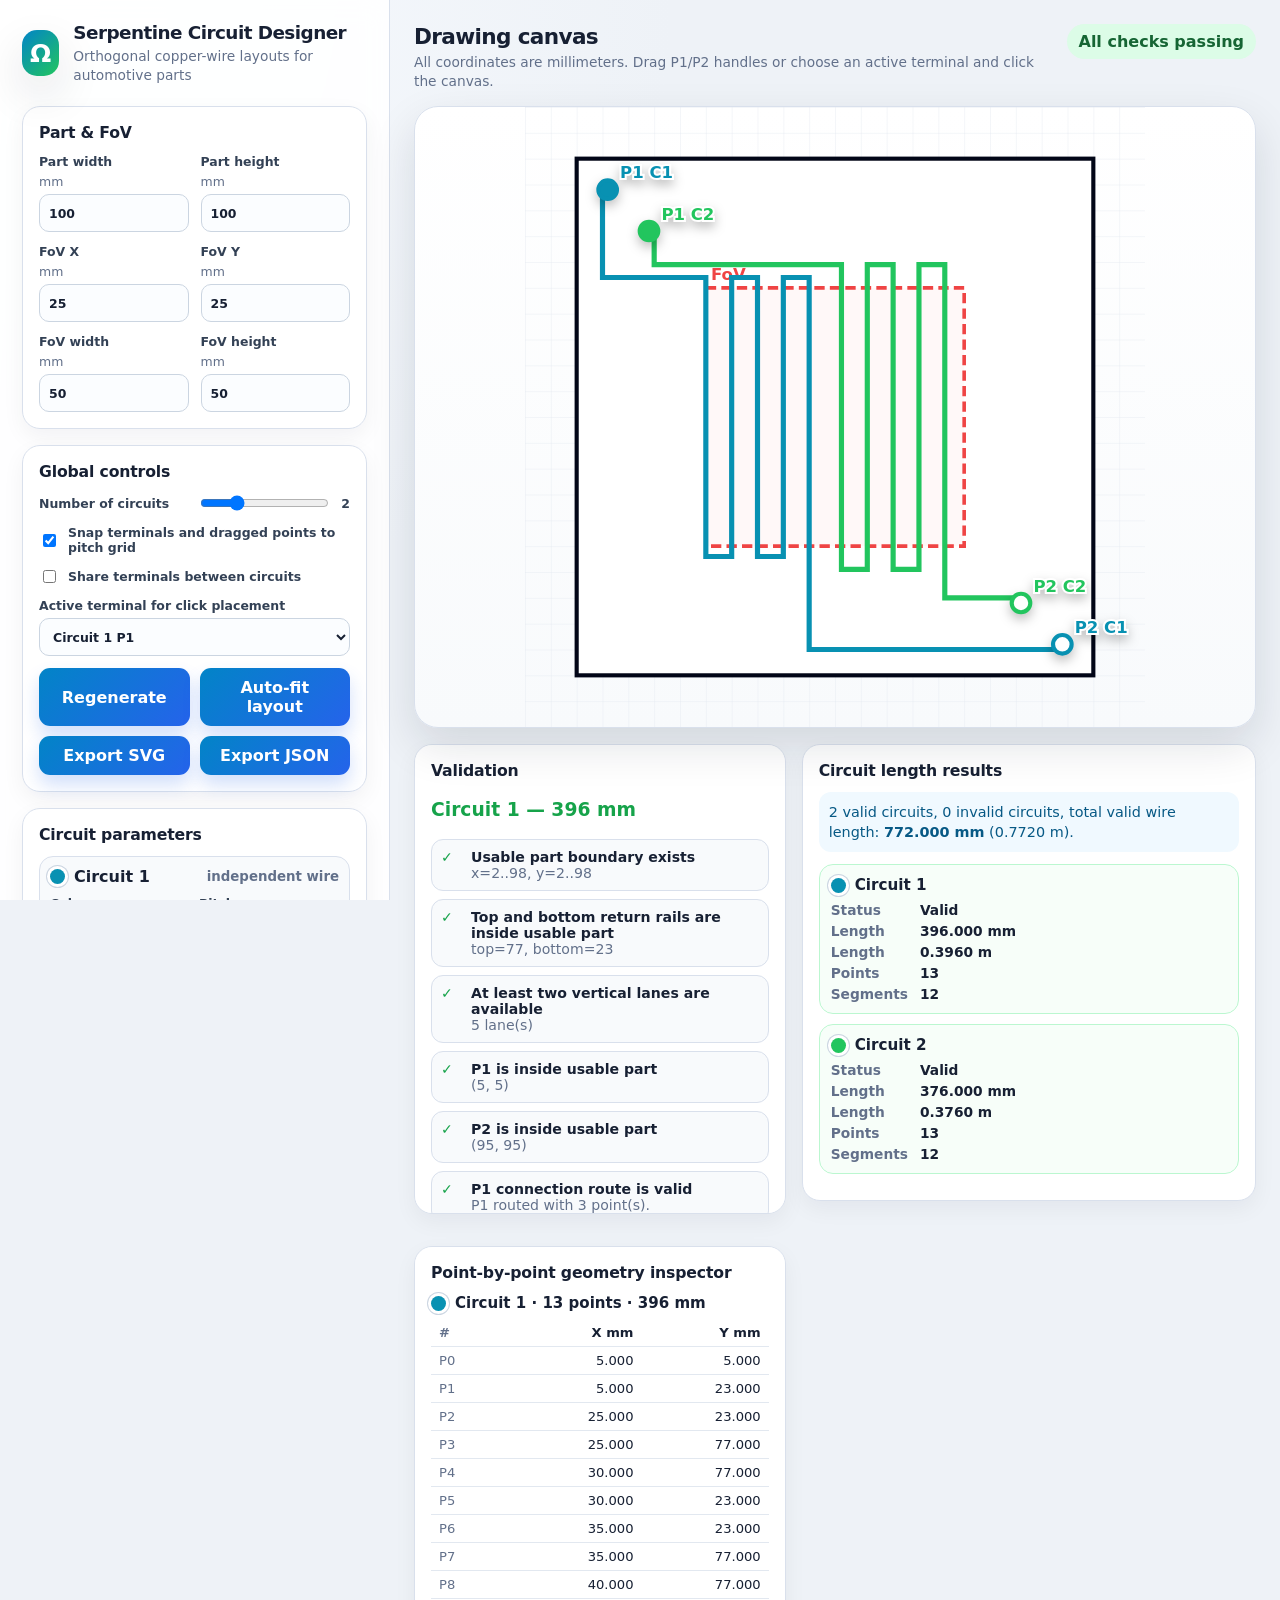
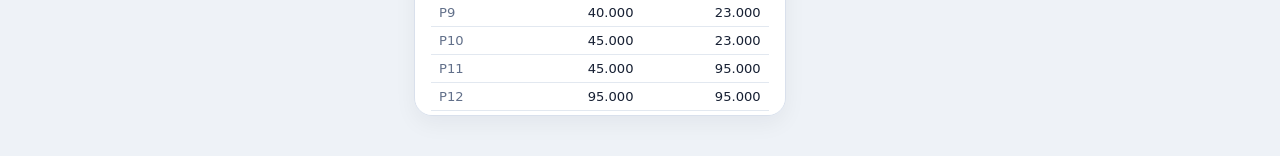
<file: index.html>
<!doctype html>
<html lang="en">
<head>
  <meta charset="utf-8" />
  <meta name="viewport" content="width=device-width, initial-scale=1" />
  <title>Orthogonal Serpentine Copper Circuit Designer</title>
  <link rel="stylesheet" href="style.css" />
</head>
<body>
  <div class="app-shell">
    <aside class="sidebar" aria-label="Design parameters">
      <div class="brand">
        <div class="brand-mark">Ω</div>
        <div>
          <h1>Serpentine Circuit Designer</h1>
          <p>Orthogonal copper-wire layouts for automotive parts</p>
        </div>
      </div>

      <section class="panel">
        <h2>Part &amp; FoV</h2>
        <div class="grid two">
          <label>Part width <span>mm</span><input id="partWidth" type="number" min="10" step="1" value="100"></label>
          <label>Part height <span>mm</span><input id="partHeight" type="number" min="10" step="1" value="100"></label>
          <label>FoV X <span>mm</span><input id="fovX" type="number" step="1" value="25"></label>
          <label>FoV Y <span>mm</span><input id="fovY" type="number" step="1" value="25"></label>
          <label>FoV width <span>mm</span><input id="fovWidth" type="number" min="1" step="1" value="50"></label>
          <label>FoV height <span>mm</span><input id="fovHeight" type="number" min="1" step="1" value="50"></label>
        </div>
      </section>

      <section class="panel">
        <h2>Global controls</h2>
        <label class="inline">Number of circuits
          <input id="circuitCount" type="range" min="1" max="5" step="1" value="2">
          <strong id="circuitCountValue">2</strong>
        </label>
        <label class="toggle"><input id="snapToGrid" type="checkbox" checked> Snap terminals and dragged points to pitch grid</label>
        <label class="toggle"><input id="shareTerminals" type="checkbox"> Share terminals between circuits</label>
        <label>Active terminal for click placement
          <select id="activeTerminal"></select>
        </label>
        <div class="actions four">
          <button id="regenerateLayout" type="button">Regenerate</button>
          <button id="autoFitLayout" type="button">Auto-fit layout</button>
          <button id="exportSvg" type="button">Export SVG</button>
          <button id="exportJson" type="button">Export JSON</button>
        </div>
        <div id="autoFitSummary" class="auto-fit-summary" hidden></div>
      </section>

      <section class="panel">
        <h2>Circuit parameters</h2>
        <div id="circuitControls" class="circuit-controls"></div>
      </section>
    </aside>

    <main class="workspace">
      <header class="topbar">
        <div>
          <h2>Drawing canvas</h2>
          <p>All coordinates are millimeters. Drag P1/P2 handles or choose an active terminal and click the canvas.</p>
        </div>
        <div id="statusPill" class="status-pill">Ready</div>
      </header>

      <section class="canvas-card">
        <svg id="drawing" role="img" aria-label="Serpentine circuit drawing" tabindex="0"></svg>
        <div id="canvasMessage" class="canvas-message" hidden></div>
      </section>

      <section class="details-grid">
        <article class="panel validation-panel">
          <h2>Validation</h2>
          <div id="validationList"></div>
        </article>
        <article class="panel length-panel">
          <h2>Circuit length results</h2>
          <div id="lengthResults"></div>
        </article>
        <article class="panel inspector-panel">
          <h2>Point-by-point geometry inspector</h2>
          <div id="geometryInspector"></div>
        </article>
      </section>
    </main>
  </div>

  <template id="circuitTemplate">
    <details class="circuit-card" open>
      <summary><span class="swatch"></span><strong></strong><small></small></summary>
      <div class="grid two compact">
        <label>Color<input data-key="color" type="color"></label>
        <label>Pitch <span>mm</span><input data-key="pitch" type="number" min="0.5" step="0.5"></label>
        <label>Top clearance <span>mm</span><input data-key="topReturnClearance" type="number" min="0" step="0.5"></label>
        <label>Bottom clearance <span>mm</span><input data-key="bottomReturnClearance" type="number" min="0" step="0.5"></label>
        <label>Left clearance <span>mm</span><input data-key="leftClearance" type="number" min="0" step="0.5"></label>
        <label>Right clearance <span>mm</span><input data-key="rightClearance" type="number" min="0" step="0.5"></label>
        <label>Min wall <span>mm</span><input data-key="minWallDistance" type="number" min="0" step="0.5"></label>
        <label>Wire spacing <span>mm</span><input data-key="minDistanceToOtherWires" type="number" min="0" step="0.5"></label>
        <label>Visual thickness <span>mm</span><input data-key="wireVisualThickness" type="number" min="0.2" step="0.2"></label>
        <label>P1 X <span>mm</span><input data-key="p1x" type="number" step="0.5"></label>
        <label>P1 Y <span>mm</span><input data-key="p1y" type="number" step="0.5"></label>
        <label>P2 X <span>mm</span><input data-key="p2x" type="number" step="0.5"></label>
        <label>P2 Y <span>mm</span><input data-key="p2y" type="number" step="0.5"></label>
      </div>
    </details>
  </template>

  <script src="app.js"></script>
</body>
</html>
</file>
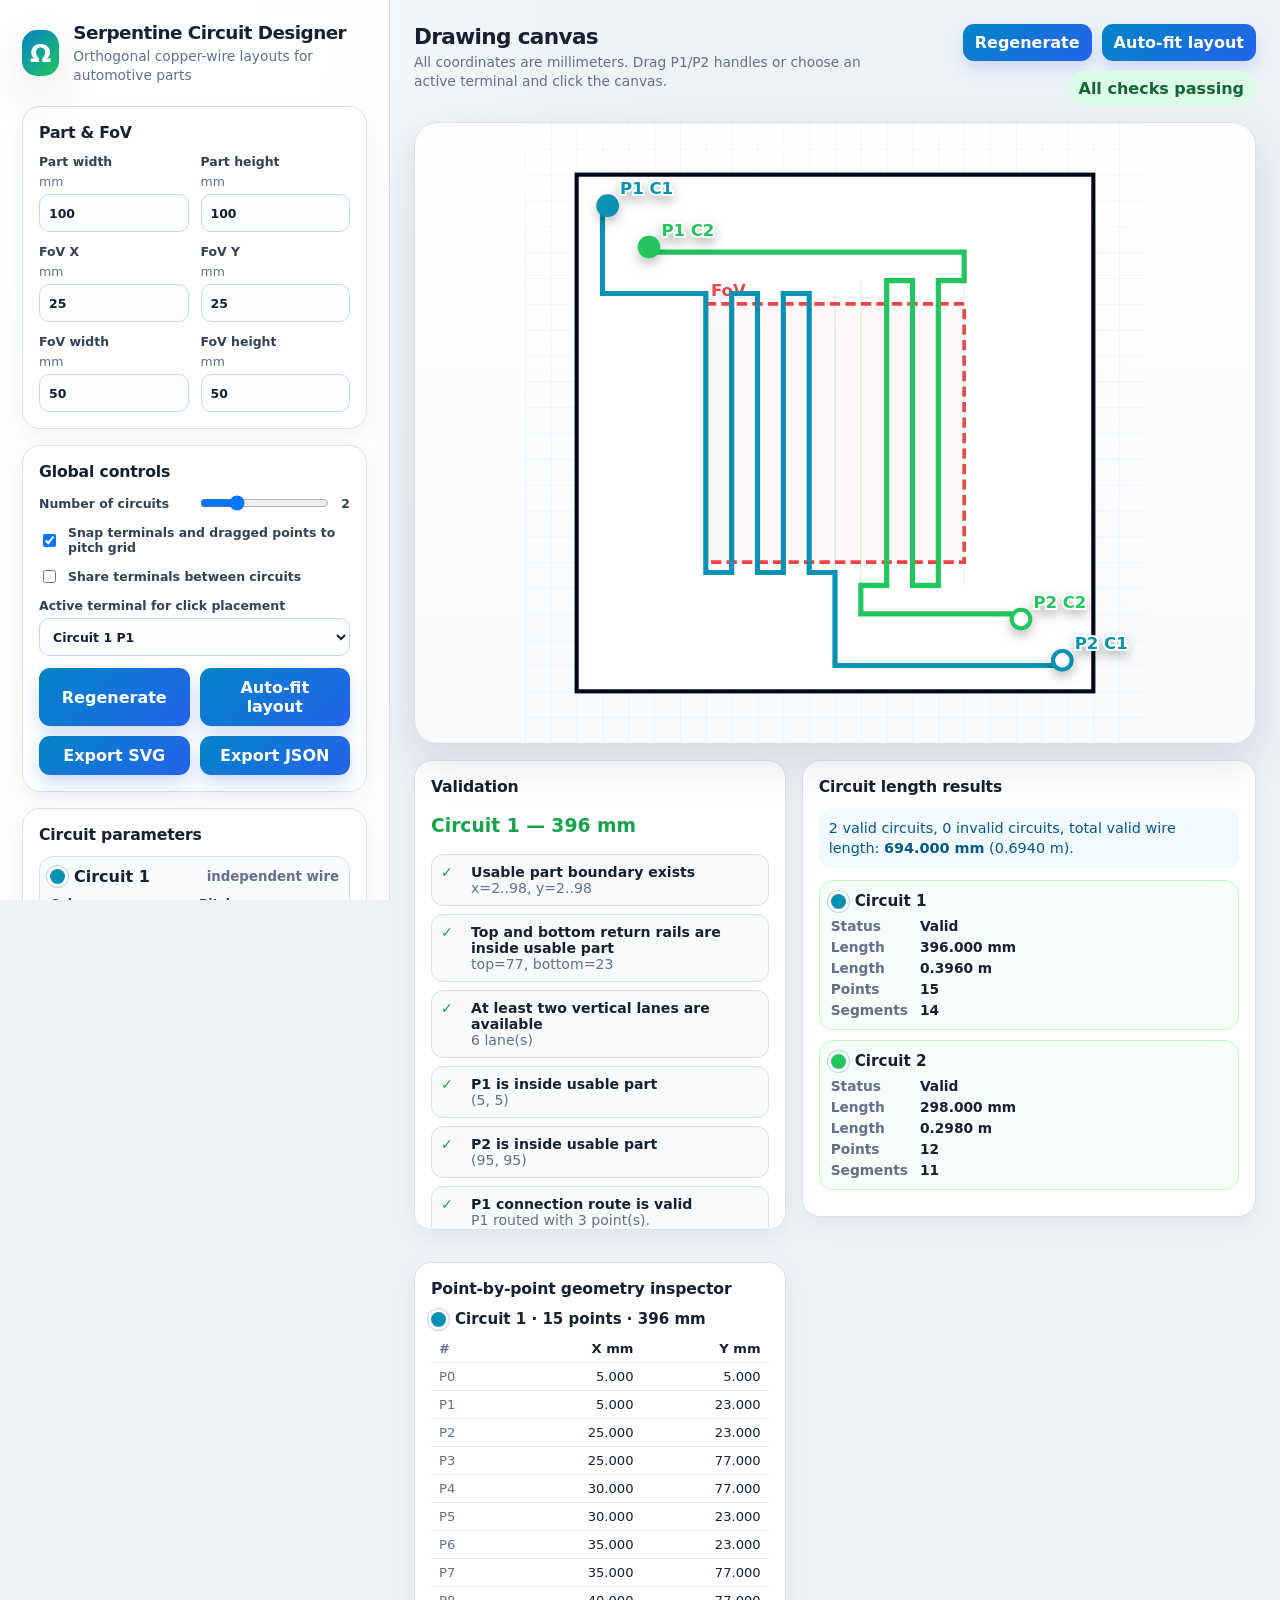
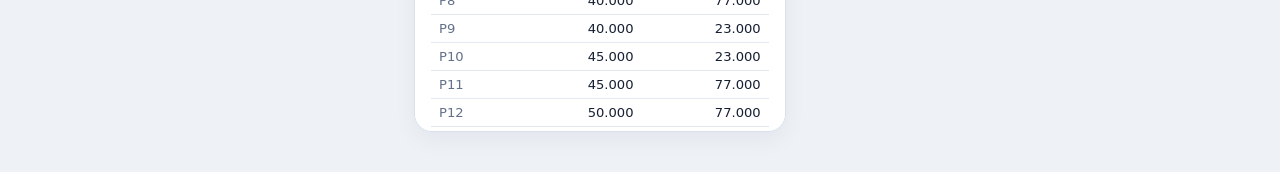
<file: docs/index.html>
<!doctype html>
<html lang="en">
<head>
  <meta charset="utf-8" />
  <meta name="viewport" content="width=device-width, initial-scale=1" />
  <meta http-equiv="refresh" content="0; url=./serpentine-circuit-designer/" />
  <title>Opening Serpentine Circuit Designer</title>
  <style>
    body { font-family: system-ui, -apple-system, BlinkMacSystemFont, "Segoe UI", sans-serif; margin: 2rem; color: #172033; }
    a { color: #0369a1; font-weight: 700; }
  </style>
</head>
<body>
  <h1>Opening Serpentine Circuit Designer…</h1>
  <p>If the app does not open automatically, <a href="./serpentine-circuit-designer/">open the designer here</a>.</p>
</body>
</html>
</file>
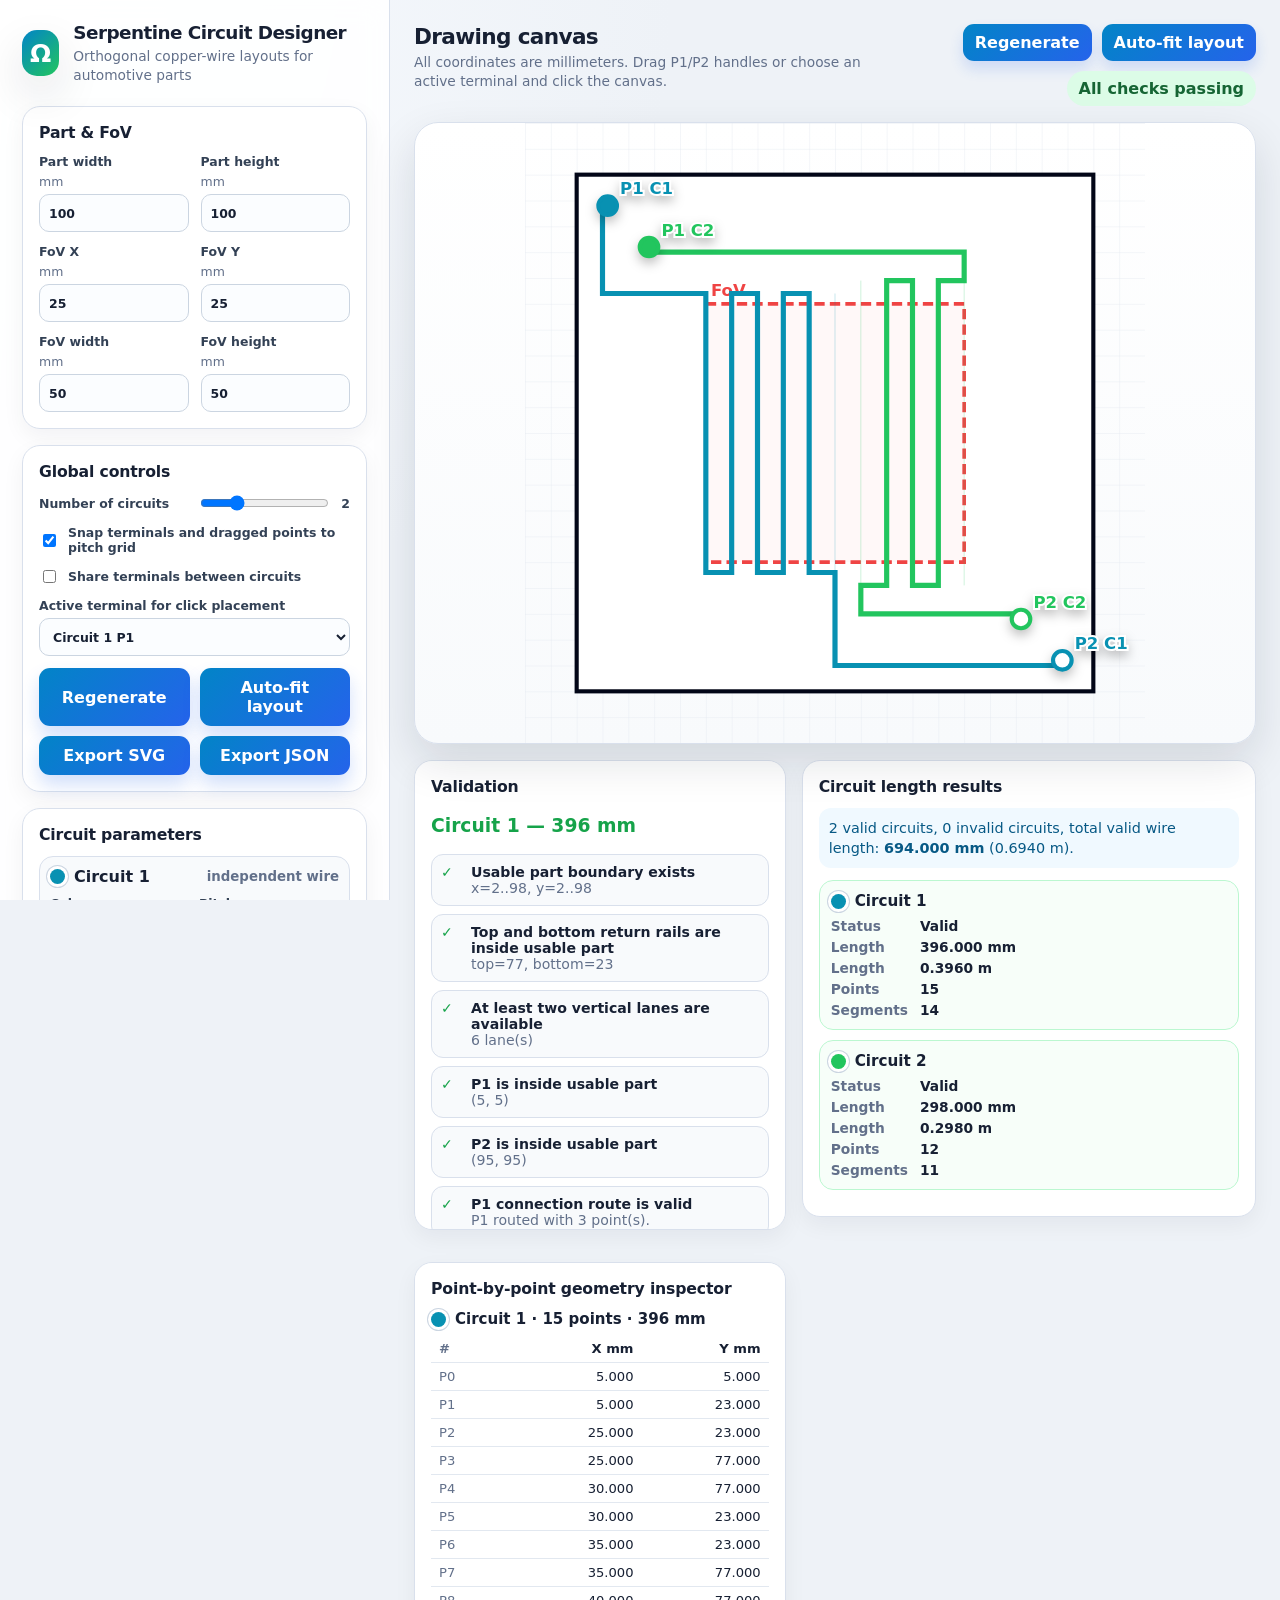
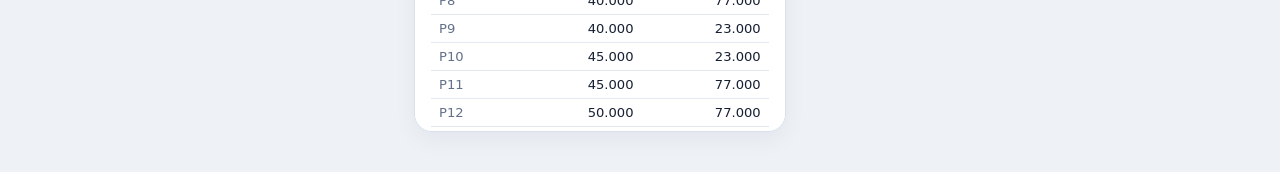
<file: docs/serpentine-circuit-designer/index.html>
<!doctype html>
<html lang="en">
<head>
  <meta charset="utf-8" />
  <meta name="viewport" content="width=device-width, initial-scale=1" />
  <title>Orthogonal Serpentine Copper Circuit Designer</title>
  <link rel="stylesheet" href="style.css" />
</head>
<body>
  <div class="app-shell">
    <aside class="sidebar" aria-label="Design parameters">
      <div class="brand">
        <div class="brand-mark">Ω</div>
        <div>
          <h1>Serpentine Circuit Designer</h1>
          <p>Orthogonal copper-wire layouts for automotive parts</p>
        </div>
      </div>

      <section class="panel">
        <h2>Part &amp; FoV</h2>
        <div class="grid two">
          <label>Part width <span>mm</span><input id="partWidth" type="number" min="10" step="1" value="100"></label>
          <label>Part height <span>mm</span><input id="partHeight" type="number" min="10" step="1" value="100"></label>
          <label>FoV X <span>mm</span><input id="fovX" type="number" step="1" value="25"></label>
          <label>FoV Y <span>mm</span><input id="fovY" type="number" step="1" value="25"></label>
          <label>FoV width <span>mm</span><input id="fovWidth" type="number" min="1" step="1" value="50"></label>
          <label>FoV height <span>mm</span><input id="fovHeight" type="number" min="1" step="1" value="50"></label>
        </div>
      </section>

      <section class="panel">
        <h2>Global controls</h2>
        <label class="inline">Number of circuits
          <input id="circuitCount" type="range" min="1" max="5" step="1" value="2">
          <strong id="circuitCountValue">2</strong>
        </label>
        <label class="toggle"><input id="snapToGrid" type="checkbox" checked> Snap terminals and dragged points to pitch grid</label>
        <label class="toggle"><input id="shareTerminals" type="checkbox"> Share terminals between circuits</label>
        <label>Active terminal for click placement
          <select id="activeTerminal"></select>
        </label>
        <div class="actions four">
          <button id="regenerateLayout" type="button">Regenerate</button>
          <button id="autoFitLayout" type="button">Auto-fit layout</button>
          <button id="exportSvg" type="button">Export SVG</button>
          <button id="exportJson" type="button">Export JSON</button>
        </div>
        <div id="autoFitSummary" class="auto-fit-summary" hidden></div>
      </section>

      <section class="panel">
        <h2>Circuit parameters</h2>
        <div id="circuitControls" class="circuit-controls"></div>
      </section>
    </aside>

    <main class="workspace">
      <header class="topbar">
        <div>
          <h2>Drawing canvas</h2>
          <p>All coordinates are millimeters. Drag P1/P2 handles or choose an active terminal and click the canvas.</p>
        </div>
        <div class="topbar-actions">
          <button id="topRegenerateLayout" type="button">Regenerate</button>
          <button id="topAutoFitLayout" type="button">Auto-fit layout</button>
          <div id="statusPill" class="status-pill">Ready</div>
        </div>
      </header>

      <section class="canvas-card">
        <svg id="drawing" role="img" aria-label="Serpentine circuit drawing" tabindex="0"></svg>
        <div id="canvasMessage" class="canvas-message" hidden></div>
      </section>

      <section class="details-grid">
        <article class="panel validation-panel">
          <h2>Validation</h2>
          <div id="validationList"></div>
        </article>
        <article class="panel length-panel">
          <h2>Circuit length results</h2>
          <div id="lengthResults"></div>
        </article>
        <article class="panel inspector-panel">
          <h2>Point-by-point geometry inspector</h2>
          <div id="geometryInspector"></div>
        </article>
      </section>
    </main>
  </div>

  <template id="circuitTemplate">
    <details class="circuit-card" open>
      <summary><span class="swatch"></span><strong></strong><small></small></summary>
      <div class="grid two compact">
        <label>Color<input data-key="color" type="color"></label>
        <label>Pitch <span>mm</span><input data-key="pitch" type="number" min="0.5" step="0.5"></label>
        <label>Top clearance <span>mm</span><input data-key="topReturnClearance" type="number" min="0" step="0.5"></label>
        <label>Bottom clearance <span>mm</span><input data-key="bottomReturnClearance" type="number" min="0" step="0.5"></label>
        <label>Left clearance <span>mm</span><input data-key="leftClearance" type="number" min="0" step="0.5"></label>
        <label>Right clearance <span>mm</span><input data-key="rightClearance" type="number" min="0" step="0.5"></label>
        <label>Min wall <span>mm</span><input data-key="minWallDistance" type="number" min="0" step="0.5"></label>
        <label>Wire spacing <span>mm</span><input data-key="minDistanceToOtherWires" type="number" min="0" step="0.5"></label>
        <label>Visual thickness <span>mm</span><input data-key="wireVisualThickness" type="number" min="0.2" step="0.2"></label>
        <label>P1 X <span>mm</span><input data-key="p1x" type="number" step="0.5"></label>
        <label>P1 Y <span>mm</span><input data-key="p1y" type="number" step="0.5"></label>
        <label>P2 X <span>mm</span><input data-key="p2x" type="number" step="0.5"></label>
        <label>P2 Y <span>mm</span><input data-key="p2y" type="number" step="0.5"></label>
      </div>
    </details>
  </template>

  <script src="app.js"></script>
</body>
</html>
</file>
<file: style.css>
:root {
  color-scheme: light;
  --bg: #eef2f7;
  --panel: #ffffff;
  --ink: #172033;
  --muted: #62708a;
  --line: #d9e0ec;
  --accent: #0ea5e9;
  --danger: #ef4444;
  --ok: #16a34a;
  --warn: #f59e0b;
  --shadow: 0 18px 45px rgba(15, 23, 42, 0.12);
}
* { box-sizing: border-box; }
body {
  margin: 0;
  font-family: Inter, ui-sans-serif, system-ui, -apple-system, BlinkMacSystemFont, "Segoe UI", sans-serif;
  background: radial-gradient(circle at top left, #f8fbff 0, var(--bg) 42rem);
  color: var(--ink);
}
.app-shell { min-height: 100vh; display: grid; grid-template-columns: minmax(330px, 390px) 1fr; }
.sidebar { height: 100vh; overflow: auto; padding: 22px; background: rgba(255,255,255,0.9); border-right: 1px solid var(--line); backdrop-filter: blur(14px); }
.brand { display: flex; gap: 14px; align-items: center; margin-bottom: 22px; }
.brand-mark { width: 46px; height: 46px; border-radius: 15px; display: grid; place-items: center; font-size: 25px; font-weight: 800; color: white; background: linear-gradient(135deg, #0284c7, #22c55e); box-shadow: var(--shadow); }
h1, h2, p { margin: 0; }
h1 { font-size: 1.15rem; letter-spacing: -0.03em; }
.brand p, .topbar p { color: var(--muted); font-size: .86rem; margin-top: 4px; line-height: 1.35; }
.panel { background: var(--panel); border: 1px solid var(--line); border-radius: 18px; box-shadow: 0 8px 22px rgba(15, 23, 42, 0.05); padding: 16px; margin-bottom: 16px; }
.panel h2 { font-size: .98rem; margin-bottom: 12px; letter-spacing: -0.01em; }
.grid { display: grid; gap: 12px; }
.grid.two { grid-template-columns: 1fr 1fr; }
.grid.compact { gap: 9px; }
label { display: grid; gap: 5px; color: #334155; font-size: .78rem; font-weight: 700; }
label span { color: var(--muted); font-weight: 500; }
input, select, button { font: inherit; }
input[type="number"], input[type="color"], select { width: 100%; min-height: 38px; border: 1px solid #cbd5e1; border-radius: 10px; padding: 7px 9px; background: #fbfdff; color: var(--ink); }
input[type="color"] { padding: 3px; }
input:focus, select:focus { outline: 2px solid rgba(14,165,233,.25); border-color: var(--accent); }
.inline { grid-template-columns: 1fr auto auto; align-items: center; gap: 10px; }
.toggle { display: flex; align-items: center; gap: 9px; font-weight: 650; margin: 12px 0; }
.actions { display: grid; grid-template-columns: 1fr 1fr; gap: 10px; margin-top: 12px; }
button { cursor: pointer; border: 0; border-radius: 11px; color: white; padding: 10px 12px; font-weight: 800; background: linear-gradient(135deg, #0284c7, #2563eb); box-shadow: 0 10px 18px rgba(37, 99, 235, .2); }
button:hover { filter: brightness(1.05); }
.circuit-controls { display: grid; gap: 10px; }
.circuit-card { border: 1px solid var(--line); border-radius: 14px; padding: 10px; background: #f8fafc; }
.circuit-card summary { cursor: pointer; display: flex; align-items: center; gap: 9px; list-style: none; margin-bottom: 10px; }
.circuit-card summary::-webkit-details-marker { display: none; }
.swatch { width: 15px; height: 15px; border-radius: 50%; box-shadow: 0 0 0 3px white, 0 0 0 4px #cbd5e1; }
.circuit-card small { margin-left: auto; color: var(--muted); font-weight: 700; }
.workspace { min-width: 0; padding: 24px; }
.topbar { display: flex; align-items: flex-start; justify-content: space-between; gap: 18px; margin-bottom: 16px; }
.topbar h2 { font-size: 1.35rem; letter-spacing: -0.03em; }
.status-pill { border-radius: 999px; padding: 8px 12px; background: #dcfce7; color: #166534; font-weight: 850; white-space: nowrap; }
.status-pill.error { background: #fee2e2; color: #991b1b; }
.canvas-card { position: relative; min-height: 620px; border: 1px solid var(--line); border-radius: 24px; background: linear-gradient(180deg, #fff, #f8fafc); box-shadow: var(--shadow); overflow: hidden; }
#drawing { width: 100%; height: 620px; display: block; touch-action: none; }
.canvas-message { position: absolute; left: 20px; bottom: 20px; max-width: min(720px, calc(100% - 40px)); border-radius: 14px; padding: 12px 14px; color: #991b1b; background: rgba(254,226,226,.95); border: 1px solid #fecaca; font-weight: 750; }
.details-grid { display: grid; grid-template-columns: minmax(320px, .9fr) minmax(420px, 1.1fr); gap: 16px; margin-top: 16px; align-items: start; }
.validation-panel, .inspector-panel { max-height: 470px; overflow: auto; }
.check-list { display: grid; gap: 8px; }
.check { display: grid; grid-template-columns: 22px 1fr; gap: 8px; align-items: start; border: 1px solid var(--line); border-radius: 12px; padding: 9px; background: #f8fafc; font-size: .88rem; }
.check.pass .icon { color: var(--ok); }
.check.fail .icon { color: var(--danger); }
.check.warn .icon { color: var(--warn); }
.check b { display: block; }
.check span { color: var(--muted); }
.inspector-circuit { margin-bottom: 14px; }
.inspector-circuit h3 { display: flex; align-items: center; gap: 9px; font-size: .94rem; margin: 0 0 7px; }
.points-table { width: 100%; border-collapse: collapse; font-variant-numeric: tabular-nums; font-size: .82rem; }
.points-table th, .points-table td { border-bottom: 1px solid #e2e8f0; padding: 6px 8px; text-align: right; }
.points-table th:first-child, .points-table td:first-child { text-align: left; color: var(--muted); }
.svg-label { font-size: 3.2px; font-weight: 900; paint-order: stroke; stroke: white; stroke-width: .8px; }
.terminal { cursor: grab; filter: drop-shadow(0 1px 1px rgba(0,0,0,.25)); }
.terminal.active { stroke: #111827; stroke-width: 1; }
.grid-line { stroke: #e2e8f0; stroke-width: .15; }
@media (max-width: 980px) {
  .app-shell { grid-template-columns: 1fr; }
  .sidebar { height: auto; }
  .details-grid { grid-template-columns: 1fr; }
}
.actions.four { grid-template-columns: 1fr 1fr; }
.auto-fit-summary { margin-top: 12px; border: 1px solid #bae6fd; background: #eff6ff; color: #075985; border-radius: 12px; padding: 10px; font-size: .84rem; font-weight: 700; line-height: 1.45; }
.length-panel { max-height: 470px; overflow: auto; }
.length-summary { margin: 0 0 12px; padding: 10px; border-radius: 12px; background: #f0f9ff; color: #075985; font-size: .9rem; line-height: 1.4; }
.length-card { border: 1px solid var(--line); border-radius: 14px; padding: 11px; margin-bottom: 10px; background: #f8fafc; }
.length-card.valid { border-color: #bbf7d0; background: #f7fef9; }
.length-card.invalid { border-color: #fecaca; background: #fff7f7; }
.length-card h3 { display: flex; align-items: center; gap: 9px; margin: 0 0 8px; font-size: .95rem; }
.length-card dl { display: grid; grid-template-columns: auto 1fr; gap: 5px 12px; margin: 0; font-size: .86rem; }
.length-card dt { color: var(--muted); font-weight: 800; }
.length-card dd { margin: 0; font-weight: 750; }
.terminal.shared { cursor: grab; }
@media (min-width: 1300px) {
  .details-grid { grid-template-columns: minmax(300px, .8fr) minmax(300px, .8fr) minmax(420px, 1.1fr); }
}
</file>
<file: docs/serpentine-circuit-designer/style.css>
:root {
  color-scheme: light;
  --bg: #eef2f7;
  --panel: #ffffff;
  --ink: #172033;
  --muted: #62708a;
  --line: #d9e0ec;
  --accent: #0ea5e9;
  --danger: #ef4444;
  --ok: #16a34a;
  --warn: #f59e0b;
  --shadow: 0 18px 45px rgba(15, 23, 42, 0.12);
}
* { box-sizing: border-box; }
body {
  margin: 0;
  font-family: Inter, ui-sans-serif, system-ui, -apple-system, BlinkMacSystemFont, "Segoe UI", sans-serif;
  background: radial-gradient(circle at top left, #f8fbff 0, var(--bg) 42rem);
  color: var(--ink);
}
.app-shell { min-height: 100vh; display: grid; grid-template-columns: minmax(330px, 390px) 1fr; }
.sidebar { height: 100vh; overflow: auto; padding: 22px; background: rgba(255,255,255,0.9); border-right: 1px solid var(--line); backdrop-filter: blur(14px); }
.brand { display: flex; gap: 14px; align-items: center; margin-bottom: 22px; }
.brand-mark { width: 46px; height: 46px; border-radius: 15px; display: grid; place-items: center; font-size: 25px; font-weight: 800; color: white; background: linear-gradient(135deg, #0284c7, #22c55e); box-shadow: var(--shadow); }
h1, h2, p { margin: 0; }
h1 { font-size: 1.15rem; letter-spacing: -0.03em; }
.brand p, .topbar p { color: var(--muted); font-size: .86rem; margin-top: 4px; line-height: 1.35; }
.panel { background: var(--panel); border: 1px solid var(--line); border-radius: 18px; box-shadow: 0 8px 22px rgba(15, 23, 42, 0.05); padding: 16px; margin-bottom: 16px; }
.panel h2 { font-size: .98rem; margin-bottom: 12px; letter-spacing: -0.01em; }
.grid { display: grid; gap: 12px; }
.grid.two { grid-template-columns: 1fr 1fr; }
.grid.compact { gap: 9px; }
label { display: grid; gap: 5px; color: #334155; font-size: .78rem; font-weight: 700; }
label span { color: var(--muted); font-weight: 500; }
input, select, button { font: inherit; }
input[type="number"], input[type="color"], select { width: 100%; min-height: 38px; border: 1px solid #cbd5e1; border-radius: 10px; padding: 7px 9px; background: #fbfdff; color: var(--ink); }
input[type="color"] { padding: 3px; }
input:focus, select:focus { outline: 2px solid rgba(14,165,233,.25); border-color: var(--accent); }
.inline { grid-template-columns: 1fr auto auto; align-items: center; gap: 10px; }
.toggle { display: flex; align-items: center; gap: 9px; font-weight: 650; margin: 12px 0; }
.actions { display: grid; grid-template-columns: 1fr 1fr; gap: 10px; margin-top: 12px; }
button { cursor: pointer; border: 0; border-radius: 11px; color: white; padding: 10px 12px; font-weight: 800; background: linear-gradient(135deg, #0284c7, #2563eb); box-shadow: 0 10px 18px rgba(37, 99, 235, .2); }
button:hover { filter: brightness(1.05); }
.circuit-controls { display: grid; gap: 10px; }
.circuit-card { border: 1px solid var(--line); border-radius: 14px; padding: 10px; background: #f8fafc; }
.circuit-card summary { cursor: pointer; display: flex; align-items: center; gap: 9px; list-style: none; margin-bottom: 10px; }
.circuit-card summary::-webkit-details-marker { display: none; }
.swatch { width: 15px; height: 15px; border-radius: 50%; box-shadow: 0 0 0 3px white, 0 0 0 4px #cbd5e1; }
.circuit-card small { margin-left: auto; color: var(--muted); font-weight: 700; }
.workspace { min-width: 0; padding: 24px; }
.topbar { display: flex; align-items: flex-start; justify-content: space-between; gap: 18px; margin-bottom: 16px; }
.topbar h2 { font-size: 1.35rem; letter-spacing: -0.03em; }
.status-pill { border-radius: 999px; padding: 8px 12px; background: #dcfce7; color: #166534; font-weight: 850; white-space: nowrap; }
.status-pill.error { background: #fee2e2; color: #991b1b; }
.canvas-card { position: relative; min-height: 620px; border: 1px solid var(--line); border-radius: 24px; background: linear-gradient(180deg, #fff, #f8fafc); box-shadow: var(--shadow); overflow: hidden; }
#drawing { width: 100%; height: 620px; display: block; touch-action: none; }
.canvas-message { position: absolute; left: 20px; bottom: 20px; max-width: min(720px, calc(100% - 40px)); border-radius: 14px; padding: 12px 14px; color: #991b1b; background: rgba(254,226,226,.95); border: 1px solid #fecaca; font-weight: 750; }
.details-grid { display: grid; grid-template-columns: minmax(320px, .9fr) minmax(420px, 1.1fr); gap: 16px; margin-top: 16px; align-items: start; }
.validation-panel, .inspector-panel { max-height: 470px; overflow: auto; }
.check-list { display: grid; gap: 8px; }
.check { display: grid; grid-template-columns: 22px 1fr; gap: 8px; align-items: start; border: 1px solid var(--line); border-radius: 12px; padding: 9px; background: #f8fafc; font-size: .88rem; }
.check.pass .icon { color: var(--ok); }
.check.fail .icon { color: var(--danger); }
.check.warn .icon { color: var(--warn); }
.check b { display: block; }
.check span { color: var(--muted); }
.inspector-circuit { margin-bottom: 14px; }
.inspector-circuit h3 { display: flex; align-items: center; gap: 9px; font-size: .94rem; margin: 0 0 7px; }
.points-table { width: 100%; border-collapse: collapse; font-variant-numeric: tabular-nums; font-size: .82rem; }
.points-table th, .points-table td { border-bottom: 1px solid #e2e8f0; padding: 6px 8px; text-align: right; }
.points-table th:first-child, .points-table td:first-child { text-align: left; color: var(--muted); }
.svg-label { font-size: 3.2px; font-weight: 900; paint-order: stroke; stroke: white; stroke-width: .8px; }
.terminal { cursor: grab; filter: drop-shadow(0 1px 1px rgba(0,0,0,.25)); }
.terminal.active { stroke: #111827; stroke-width: 1; }
.grid-line { stroke: #e2e8f0; stroke-width: .15; }
@media (max-width: 980px) {
  .app-shell { grid-template-columns: 1fr; }
  .sidebar { height: auto; }
  .details-grid { grid-template-columns: 1fr; }
}
.actions.four { grid-template-columns: 1fr 1fr; }
.auto-fit-summary { margin-top: 12px; border: 1px solid #bae6fd; background: #eff6ff; color: #075985; border-radius: 12px; padding: 10px; font-size: .84rem; font-weight: 700; line-height: 1.45; }
.length-panel { max-height: 470px; overflow: auto; }
.length-summary { margin: 0 0 12px; padding: 10px; border-radius: 12px; background: #f0f9ff; color: #075985; font-size: .9rem; line-height: 1.4; }
.length-card { border: 1px solid var(--line); border-radius: 14px; padding: 11px; margin-bottom: 10px; background: #f8fafc; }
.length-card.valid { border-color: #bbf7d0; background: #f7fef9; }
.length-card.invalid { border-color: #fecaca; background: #fff7f7; }
.length-card h3 { display: flex; align-items: center; gap: 9px; margin: 0 0 8px; font-size: .95rem; }
.length-card dl { display: grid; grid-template-columns: auto 1fr; gap: 5px 12px; margin: 0; font-size: .86rem; }
.length-card dt { color: var(--muted); font-weight: 800; }
.length-card dd { margin: 0; font-weight: 750; }
.terminal.shared { cursor: grab; }
@media (min-width: 1300px) {
  .details-grid { grid-template-columns: minmax(300px, .8fr) minmax(300px, .8fr) minmax(420px, 1.1fr); }
}
.topbar-actions { display: flex; align-items: center; justify-content: flex-end; gap: 10px; flex-wrap: wrap; }
.topbar-actions button { padding: 9px 12px; box-shadow: 0 8px 14px rgba(37, 99, 235, .16); }
</file>
